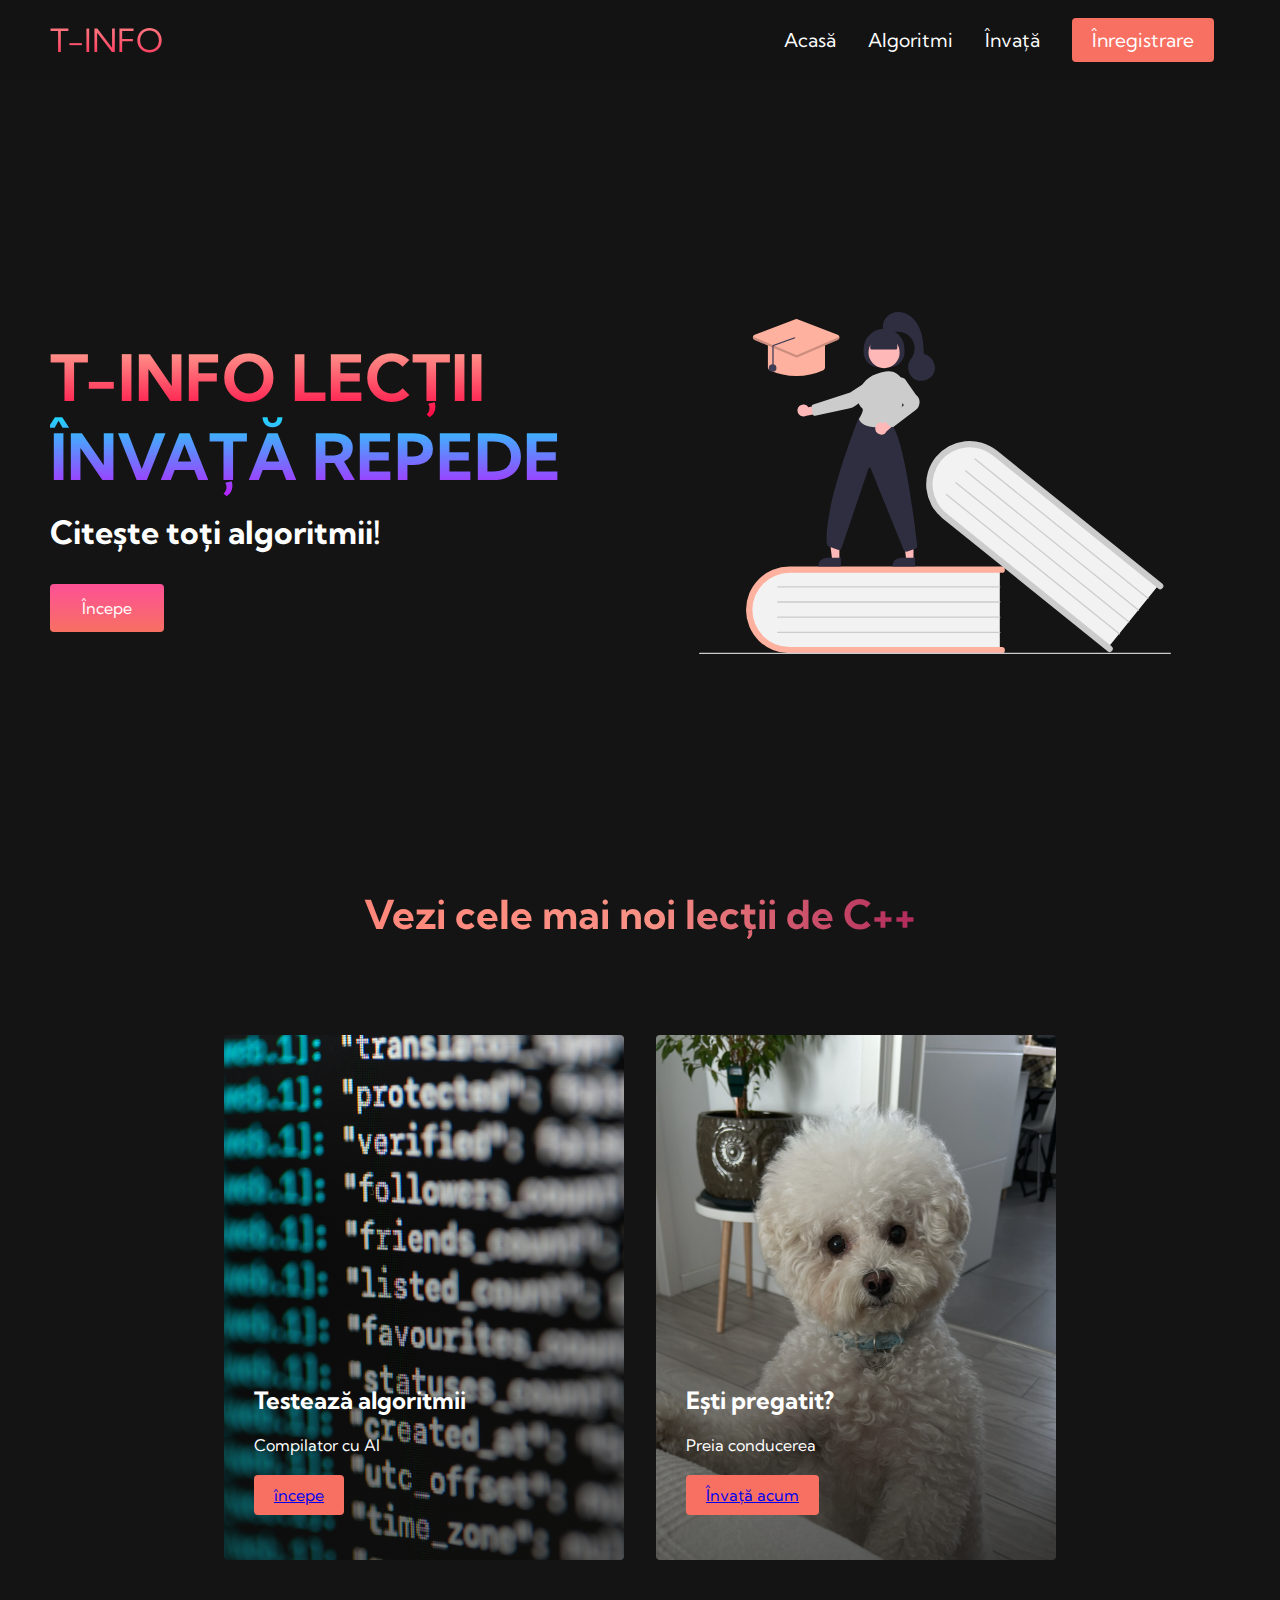
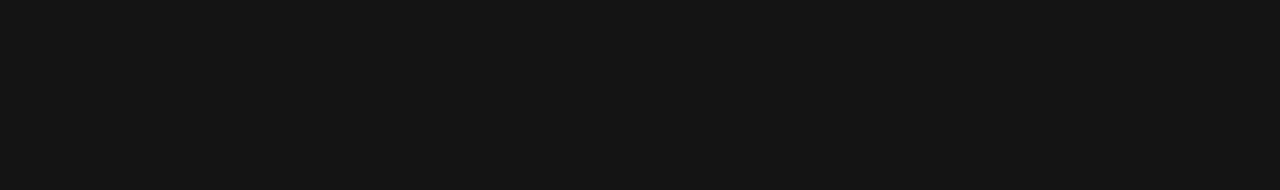
<file: index.html>
<!-- SITE TITARCA TEODOR INFORMATICA CLASA A X-a -->
<!DOCTYPE html>
<html lang="en">
<head>
    <meta charset="UTF-8">
    <meta name="viewport" content="width=device-width, initial-scale=1.0">
    <title>TINFO Learn</title>
    <link rel="stylesheet" href="styles.css">
    <link rel="preconnect" href="https://fonts.googleapis.com">
<link rel="preconnect" href="https://fonts.gstatic.com" crossorigin>
<link href="https://fonts.googleapis.com/css2?family=Kumbh+Sans:wght@100..900&display=swap" rel="stylesheet">
</head>
<body>
    <!-- Navbar Section-->
    <nav class="navbar">
        <div class="navbar__container">
            <a href="https://t3odorw.github.io/T-INFO/" id="navbar__logo">T-INFO</a>
            <div class="navbar__toggle" id="mobile-menu">
                <span class="bar"></span>
                <span class="bar"></span>
                <span class="bar"></span>
            </div>
            <ul class="navbar__menu">
                <li class="navbar__item">
                    <a href="https://t3odorw.github.io/T-INFO/" class="navbar__links"> Acasă </a>
                </li>
                <li class="navbar__item">
                    <a href="https://drive.google.com/drive/folders/1mwdXEseGJrQDRcWAWkcOE5aLRdoaJXUl?usp=sharing" class="navbar__links"> Algoritmi </a>

                </li>
                <li class="navbar__item">
                    <a href="https://www.pbinfo.ro/articole/5548/informatica-clasa-a-x-a" class="navbar__links"> Învață </a>
                </li>
                <li class="navbar__btn">
                    <a href="https://www.pbinfo.ro/?pagina=creare-cont" class="button"> Înregistrare </a></li>
            </ul>
        </div>
    </nav>

    <!--H Section-->
<div class="main">
    <div class="main__container">
        <div class="main__content">
            <h1>T-INFO LECȚII</h1>
            <h2>ÎNVAȚĂ REPEDE</h2>
            <p>Citește toți algoritmii!</p>
            <button class="main__btn"><a href="https://drive.google.com/drive/folders/1mwdXEseGJrQDRcWAWkcOE5aLRdoaJXUl?usp=sharing">Începe</a></button>
        </div>
        <div class="main__img--container">
            <img src="images/pic1.svg" alt="pic1" id="main__img">
        </div>
    </div>
</div>

<!--Services Section-->
<div class="services">
    <h1>Vezi cele mai noi lecții de C++</h1>
    <div class="services__container">
        <div class="services__card">
            <h2>Testează algoritmii</h2>
            <p>Compilator cu AI</p>
            <button><a href="https://www.onlinegdb.com">începe</a></button>
        </div>
        <div class="services__card">
            <h2>Ești pregatit?</h2>
            <p>Preia conducerea</p>
            <button><a href="https://ro.wikipedia.org/wiki/C%2B%2B">Învață acum</a></button>
        </div>
    </div>
</div>

    <script src="app.js"></script>
</body>
</html>
</file>
<file: styles.css>
*{
    box-sizing: border-box;
    margin: 0;
    padding: 0;
    font-family: "Kumbh Sans", sans-serif;
}

.navbar {
    background: #131313;
    height: 80px;
    display: flex;
    justify-content: center;
    align-items: center;
    font-size: 1.2rem;
    position: sticky;
    top: 0;
    z-index: 999;
}

.navbar__container{
    display: flex;
    justify-content: space-between;
    height: 80px;
    z-index: 1;
    width: 100%;
    max-width: 1300px;
    margin: 0 auto;
    padding: 0 50px;
}

#navbar__logo{
    background-color: #ff8177;
    background-image: linear-gradient(to top, #ff0844 0%, #ffb19f 100%);
    background-size: 100%;
    -webkit-background-clip: text;
    -moz-background-clip: text;
    -webkit-text-fill-color: transparent;
    -moz-text-fill-color: transparent;
    display: flex;
    align-items: center;
    cursor: pointer;
    text-decoration: none;
    font-size: 2rem;
}

.fa-gem{
    margin-right: 0.5rem;
}

.navbar__menu{
    display: flex;
    align-items: center;
    list-style: none;
    text-align: center;
}

.navbar__item{
    height: 80px;
}

.navbar__links{
    color: #fff;
    display: flex;
    align-items: center;
    justify-content: center;
    text-decoration: none;
    padding: 0 1rem;
    height: 100%;

}

.navbar__btn{
    display: flex;
    justify-content: center;
    align-items: center;
    padding: 0 1rem;
    width: 100%;
}

.button{
    display: flex;
    justify-content: center;
    align-items: center;
    text-decoration: none;
    padding: 10px 20px;
    height: 100%;
    width: 100%;
    border: none;
    outline: none;
    border-radius: 4px;
    background: #f77062;
    color: #fff;
    
}

.button:hover {
    background: #4837ff;
    transition: all 0.3s ease;
}

.navbar__links:hover {
    color: #4837ff;
    transition: all 0.3s ease;
}

@media screen  and (max-width: 960px){
    .navbar__container{
        display: flex;
        justify-content: space-between;
        height: 80px;
        z-index: 1;
        width: 100%;
        max-width: 1300px;
        padding: 0;
    }

    .navbar__menu{
        display: grid;
        grid-template-columns: auto;
        margin: 0;
        width: 100%;
        position: absolute;
        top: -1000px;
        opacity: 0;
        transition: all 0.4s ease;
        height: 50vh;
        z-index: -1;
    }

    .navbar__menu.active {
        background: #131313;
        top: 100%;
        opacity: 1;
        transition: all 0.4s ease;
        z-index: 99;
        height: 50vh;
        font-size: 1.6rem;
    }
#navbar__logo {
    padding-left: 25px;
}

.navbar__toggle .bar{
    width: 25px;
    height: 3px;
    margin: 5px auto;
    transition: all 0.3s ease-in-out;
    background: #fff;
}

.navbar__item{
    width: 100%;

}

.navbar__links{
    text-align: center;
    padding: 2rem;
    width: 100%;
    display: table;

}

#mobile-menu{
    position: absolute;
    top: 20%;
    right: 5%;
    transform: translate(5%, 20%);

}

.navbar__btn{
    padding-bottom: 2rem;
}

.button{
    display: flex;
    justify-content: center;
    align-items: center;
    width: 80%;
    height: 80px;
    margin: 0;
}

.navbar__toggle .bar{
    display: block;
    cursor: pointer;
}

#mobile-menu.is-active .bar:nth-child(2){
    opacity: 0;
}
#mobile-menu.is-active .bar:nth-child(1){
    transform: translateY(8px) rotate(45deg);
}
#mobile-menu.is-active .bar:nth-child(3){
    transform: translateY(-8px) rotate(-45deg);
}
} 

/* H section CSS*/
.main{
    background-color: #141414;
}

.main__container{
    display: grid;
    grid-template-columns: 1fr 1fr;
    align-items: center;
    justify-self: center;
    margin: 0 auto;
    height: 90vh;
    background-color: #141414;
   z-index: 1;
   width: 100%;
   max-width: 1300px;
   padding: 0 50px;
}

.main__content h1 {
    font-size: 4rem;
    background-color: #ff8177;
    background-image: linear-gradient(to top, #ff0844 0%, #ffb199 100%);
    background-size: 100%;
    -webkit-background-clip: text;
    -moz-background-clip: text;
    -webkit-text-fill-color: transparent;
    -moz-text-fill-color: transparent;
}

.main__content h2 {
    font-size: 4rem;
    background-color: #ff8177;
    background-image: linear-gradient(to top, #b721ff 0%, #21d4fd 100%);
    background-size: 100%;
    -webkit-background-clip: text;
    -moz-background-clip: text;
    -webkit-text-fill-color: transparent;
    -moz-text-fill-color: transparent;
}

.main__content p {
    margin-top: 1rem;
    font-size: 2rem;
    font-weight: 700;
    color: #fff;
}

.main__btn {
    font-size: 1rem;
    background-image: linear-gradient(to top, #f77062 0%, #fe5196 100%);
    padding: 14px 32px;
border: none;
border-radius: 4px;
color: #fff;
margin-top: 2rem;
cursor: pointer;
position: relative;
transition: all 0.3s ;
outline: none;
}

.main__btn a {
    position: relative;
    z-index: 2;
    color: #fff;
    text-decoration: none;
}

.main__btn:after{
    position: absolute;
    content: '';
    top: 0;
    left: 0;
    width: 0;
    height: 100%;
    background: #4837ff;
    transition: all 0.3s;
    border-radius: 4px;
}

.main__btn:hover{
    color: #fff;
}

.main__btn:hover:after{
    width: 100%;
}

.main__img--container{
    text-align: center;
}

#main__img{
    height: 80%;
    width: 80%;

}

/* Mobile Responsive*/
@media screen and (max-width 768px) {
    .main__container{
        display: grid;
        grid-template-columns: auto;
        align-items: center;
        justify-self: center;
        width: 100%;
        margin: 0% auto;
        height: 90vh;

    }

    .main__content {
        text-align: center;
        margin-bottom: 4rem;
    }

    .main__content h1 {
        font-size: 2.5rem;
        margin-top: 2rem;

    }
    
    .main__content h2 {
        font-size: 3rem;
    }

    .main__content p {
        margin-top: 1rem;
        font-size: 1.5rem;
    }
}

@media screen and (max-width: 480px ){
    .main__content h1 {
        font-size: 2rem;
        margin-top: 3rem;

    }
    
    .main__content h2 {
        font-size: 2rem;
    }

    .main__content p {
        margin-top: 2rem;
        font-size: 1.5rem;
    }
.main__btn{
    padding: 12px 36px;
    margin: 2.5rem 0;
}
}
 
/* Services Section CSS*/

.services{
    background: #141414;
    display: flex;
    flex-direction: column;
    align-items: center;
    height: 100vh;
}

.services h1 {
    background-color: #ff8177;
    background-image: linear-gradient(
        to right, 
        #ff8177 0%, 
        #ff867a 0%, 
        #ff8c7f 21%, 
        #f99185 52%, 
        #cf556c 78%, 
        #b12a5b 100%);
        background-size: 100%;
        margin-bottom: 5rem;
        font-size: 2.5rem;
        -webkit-background-clip: text;
    -moz-background-clip: text;
    -webkit-text-fill-color: transparent;
    -moz-text-fill-color: transparent;

}

.services__container{
    display: flex;
    justify-content: center;
    flex-wrap: wrap;
}

.services__card{
    margin: 1rem;
    height: 525px;
    width: 400px;
    border-radius: 4px;
    background-image: linear-gradient(to bottom, rgba(0,0,0,0) 0%, rgba(17,17,17, 0.6) 100% ),
     url('images/pic3.jpg');
    background-size: cover;
    position: relative;
    color: #fff;

}

.services__card:nth-child(2){
    background-image: linear-gradient(to bottom, rgba(0,0,0,0) 0%, rgba(17,17,17, 0.6) 100% ),
    url('images/pic4.jpeg');
}

.services h2{
    position: absolute;
    top: 350px;
    left: 30px;
}

.services__card p {
    position: absolute;
    top: 400px;
    left: 30px;

}

.services__card button{
    color: #fff;
    padding: 10px 20px;
    border: none;
    outline: none;
    border-radius: 4px;
    background: #f77062;
    position: absolute;
    top: 440px;
    left: 30px;
    font-size: 1rem;
    cursor: pointer;

}

.services__card:hover{
    transform: scale(1.075);
    transition: 0.2s ease-in;
    cursor: pointer;
}

@media screen and (max-width: 960px){
    .services{
        height: 1600px;

    }

    .services h1{
        font-size: 2rem;
        margin-top: 12rem;

    }
}


@media screen and (max-width: 480px){
    .services{
        height: 1400px;

    }

    .services h1{
        font-size: 1.2rem;

    }

    .services__card{
        width: 300px;

    }
}
</file>
